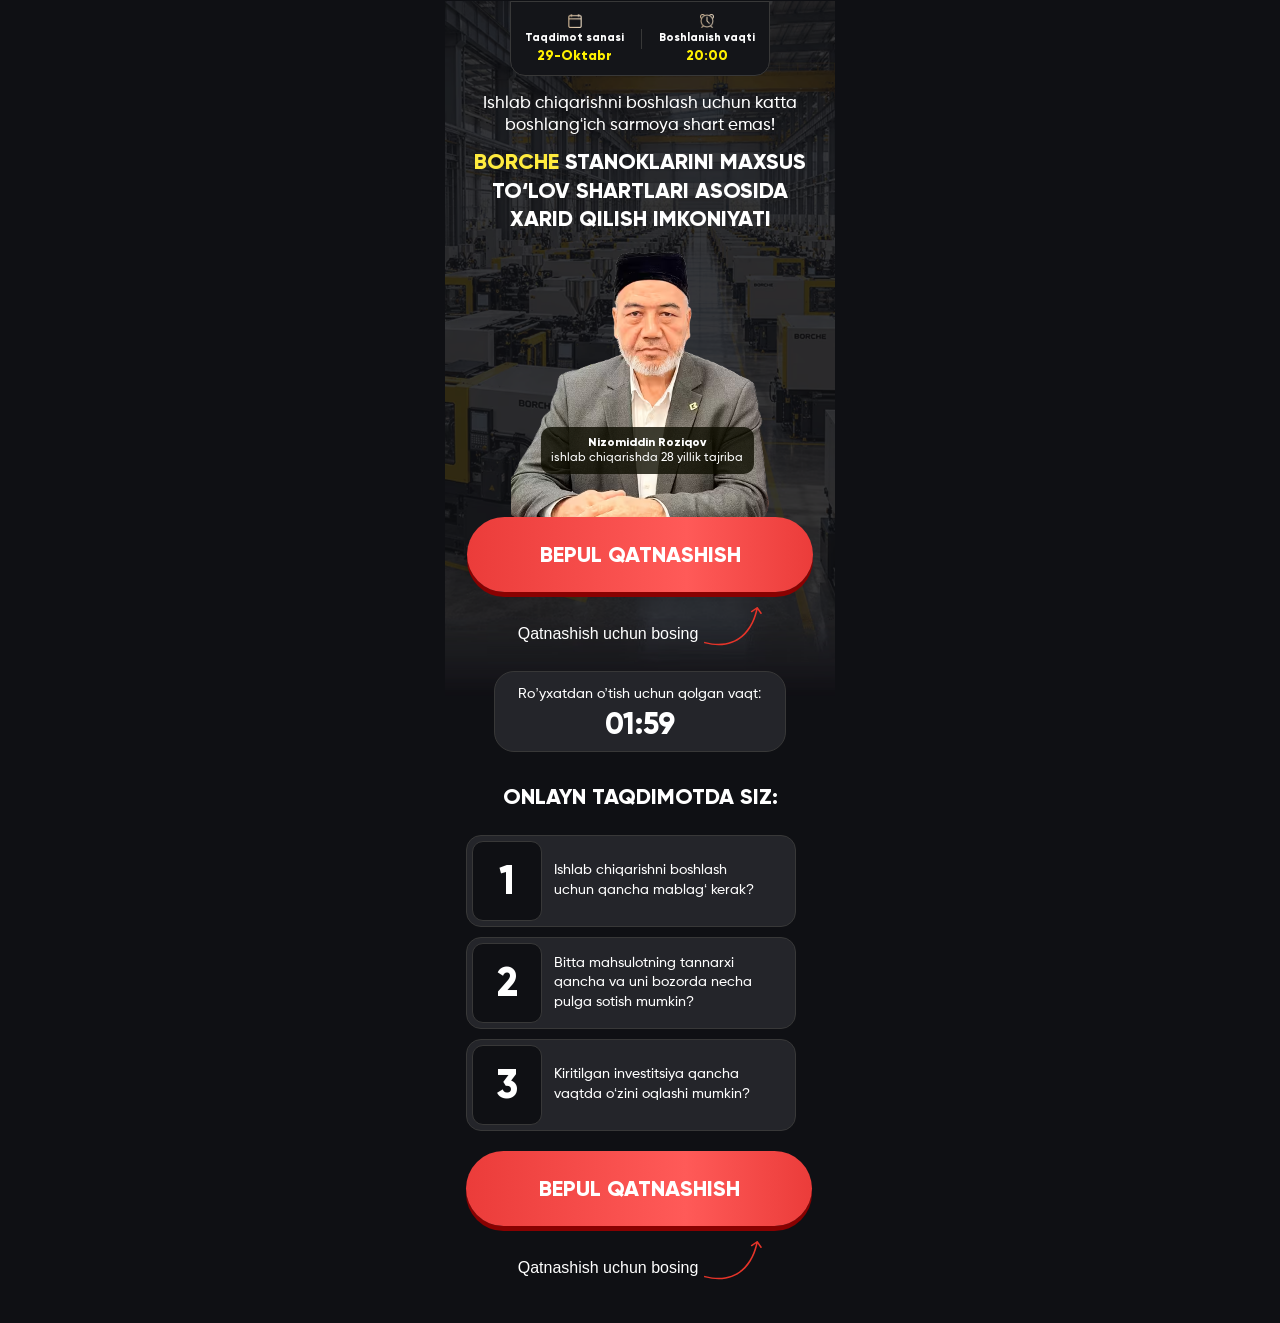
<file: index.html>
<!DOCTYPE html>
<html lang="uz">

<head>
    <meta charset="UTF-8">
    <meta name="viewport" content="width=device-width, initial-scale=1.0">
    <title>Borche Stanoklari</title>
    <!-- Meta Pixel Code -->
    
    <script>
        !function (f, b, e, v, n, t, s) {
            if (f.fbq) return; n = f.fbq = function () {
                n.callMethod ?
                    n.callMethod.apply(n, arguments) : n.queue.push(arguments)
            };
            if (!f._fbq) f._fbq = n; n.push = n; n.loaded = !0; n.version = '2.0';
            n.queue = []; t = b.createElement(e); t.async = !0;
            t.src = v; s = b.getElementsByTagName(e)[0];
            s.parentNode.insertBefore(t, s)
        }(window, document, 'script',
            'https://connect.facebook.net/en_US/fbevents.js');
        fbq('init', '3901499340163446');
        fbq('track', 'PageView');
    </script>
    <noscript><img height="1" width="1" style="display:none"
            src="https://www.facebook.com/tr?id=3901499340163446&ev=PageView&noscript=1" /></noscript>
    <!-- End Meta Pixel Code -->
    <style>
        * {
            margin: 0;
            padding: 0;
            box-sizing: border-box
        }

        html,
        body {
            overflow-x: hidden
        }

        body {
            background-color: #0F1014
        }

        .webinar {
            padding-top: 0.5px;
            padding-bottom: 43px
        }

        .webinar__container {
            max-width: 390px;
            margin: 0 auto;
            padding: 0 10px;
            display: flex;
            flex-direction: column;
            align-items: center;
            justify-content: center;
            position: relative
        }

        .webiner__date {
            background-color: #141519;
            border: 1px solid #383838;
            border-bottom-right-radius: 15px;
            max-width: 260px;
            width: 100%;
            display: flex;
            align-items: center;
            justify-content: center;
            padding: 12px 0 10px 0;
            margin-bottom: 17px;
            color: white;
            border-bottom-left-radius: 15px;
            gap: 17px
        }

        .webinar__date-item {
            display: flex;
            flex-direction: column;
            align-items: center;
            justify-content: center
        }

        .webinar__date-label {
            font-family: Gilroy, sans-serif;
            font-weight: 800;
            font-size: 11px;
            line-height: 104%;
            text-align: center;
            margin-bottom: 4px;
            padding-top: 4px
        }

        .webinar__date-value {
            font-family: Gilroy, sans-serif;
            font-weight: 800;
            font-size: 14px;
            line-height: 129%;
            text-align: center;
            color: #FFF100
        }

        .webinar__intro {
            font-family: Gilroy, sans-serif;
            font-weight: 500;
            font-size: 16.6px;
            line-height: 130%;
            text-align: center;
            margin-bottom: 12px;
            color: white
        }

        .webinar__title {
            font-family: Gilroy, sans-serif;
            font-weight: 800;
            font-size: clamp(18px, 6.1vw, 22px);
            line-height: 130%;
            text-align: center;
            text-transform: uppercase;
            color: white;
            margin-bottom: 15px
        }

        .webinar__title span {
            color: #FFEB3E
        }

        .webinar__subtitle {
            background-color: #141519;
            border-radius: 10px;
            max-width: 294px;
            width: 100%;
            border: 2px solid transparent;
            border-radius: 12px;
            padding: 11px 0;
            margin-bottom: 20px;
            background: linear-gradient(#141519, #141519) padding-box, linear-gradient(90deg, #DCC09E 0%, #F1DEC6 100%) border-box;
            color: white;
            font-family: Gilroy, sans-serif;
            font-weight: 500;
            font-size: 12px;
            line-height: 16px;
            text-align: center
        }

        .webinar__speaker {
            max-width: 258px;
            width: 100%;
            height: auto
        }

        .webinar__button {
            border-radius: 100px;
            background: linear-gradient(90deg, #EB3C3A 0%, #FF5A58 63.46%, #EB3C3A 100%);
            box-shadow: 0px 5px 0px 0px #890101;
            color: white;
            font-family: Gilroy, sans-serif;
            padding: 28px 0 27px 0;
            border: none;
            max-width: 346px;
            width: 100%;
            margin-bottom: 6px;
            margin-top: -30px;
            cursor: pointer;
            font-weight: 800;
            text-decoration: none;
            font-size: 22px;
            line-height: 20px;
            letter-spacing: 5%;
            text-align: center
        }

        .webinar__countdown {
            position: relative
        }

        .webinar__countdown svg {
            position: absolute;
            top: 0px;
            right: -25px
        }

        .webinar__countdown-content {
            background-color: #24252A;
            border: 1px solid #383838;
            border-radius: 20px;
            width: 100%;
            display: flex;
            flex-direction: column;
            align-items: center;
            justify-content: center;
            gap: 4px;
            padding: 15px 23px 12px 23px;
            margin-bottom: 37px;
            color: white;
            margin-top: 25px
        }

        .webinar__countdown-label {
            font-family: Gilroy, sans-serif;
            font-weight: 500;
            font-size: 14px;
            line-height: 100%;
            text-align: center;
            margin-bottom: 4px
        }

        .webinar__countdown-time {
            font-family: Gilroy, sans-serif;
            font-weight: 800;
            font-size: 30px;
            line-height: 100%
        }

        .webinar__topics {
            max-width: 348px;
            width: 100%
        }

        .webinar__topics-title {
            font-family: Gilroy, sans-serif;
            font-weight: 800;
            font-size: 22px;
            line-height: 16px;
            text-align: center;
            text-transform: uppercase;
            margin-bottom: 30px;
            color: white
        }

        .webinar__topic-list {
            display: flex;
            flex-direction: column;
            gap: 10px;
            margin-bottom: 50px
        }

        .webinar__topic {
            background-color: #24252A;
            border: 1px solid #383838;
            max-width: 330px;
            width: 100%;
            color: white;
            border-radius: 15px;
            list-style: none;
            display: flex;
            align-items: center;
            padding: 5px;
            gap: 12px
        }

        .weibner__info {
            background: linear-gradient(0deg, rgba(0, 0, 0, 0.6), rgba(0, 0, 0, 0.6)),
                linear-gradient(0deg, rgba(52, 50, 0, 0.5), rgba(52, 50, 0, 0.5));
            max-width: 213px;
            width: 100%;
            text-align: center;
            position: absolute;
            border-radius: 10px;
            color: white;
            padding: 7px 0;
            top: 426px;
            left: 54%;
            transform: translateX(-54%);
        }

        .weibner__info h2 {
            font-family: Gilroy, sans-serif;
            font-weight: 800;
            font-size: 12px;
            line-height: 140%;
            text-align: center;
        }

        .weibner__info p {
            font-family: Gilroy, sans-serif;
            font-weight: 500;
            font-size: 12px;
            line-height: 140%;
            text-align: center;
        }

        .webinar__topic-number {
            background-color: #0F1014;
            border: 1px solid #383838;
            border-radius: 11px;
            max-width: 70px;
            width: 100%;
            display: flex;
            align-items: center;
            justify-content: center;
            padding: 19px 0;
            font-family: Gilroy, sans-serif;
            font-weight: 800;
            font-size: 40px;
            line-height: 16px;
            text-align: center;
            text-transform: uppercase;
            height: 80px
        }

        .webinar__topic-text {
            font-family: Gilroy, sans-serif;
            font-weight: 500;
            font-size: 14px;
            line-height: 140%
        }

        .webinar__products {
            padding-top: 42px
        }

        .webinar__logo {
            margin: 0 auto 30px;
            display: flex
        }

        .webinar__product-image {
            max-width: 349px;
            width: 100%;
            height: auto
        }

        .webiner___images-box {
            display: flex;
            flex-direction: column;
            gap: 20px;
            margin-bottom: 20px
        }

        .webinar__products-description {
            border: 1px solid #383838;
            background-color: #24252A;
            border-radius: 15px;
            max-width: 348px;
            width: 100%;
            height: 93px;
            margin-bottom: 60px;
            color: white;
            display: flex;
            align-items: center;
            justify-content: center;
            font-family: Gilroy, sans-serif;
            font-weight: 500;
            font-size: 16px;
            line-height: 22px;
            text-align: center;
            padding: 14px 37px
        }

        .webinar__benefits {
            position: relative
        }

        .webinar__benefits svg {
            position: absolute;
            top: -34px;
            right: -7px
        }

        .webinar__benefit {
            display: flex;
            align-items: center;
            gap: 5px;
            padding: 10px;
            background: linear-gradient(92.38deg, #000000 0.55%, #202020 69.03%, #000000 100%);
            background-image: linear-gradient(92.38deg, #000000 0.55%, #202020 69.03%, #000000 100%), url("data:image/svg+xml,%3Csvg width='100%25' height='100%25' xmlns='http://www.w3.org/2000/svg'%3E%3Cdefs%3E%3ClinearGradient id='grad' x1='0%25' y1='0%25' x2='100%25' y2='0%25'%3E%3Cstop offset='0%25' stop-color='%23DCC09E'/%3E%3Cstop offset='100%25' stop-color='%23F1DEC6'/%3E%3C/linearGradient%3E%3C/defs%3E%3Crect width='100%25' height='100%25' fill='none' rx='24' ry='24' stroke='url(%23grad)' stroke-width='2' stroke-dasharray='8, 8'/%3E%3C/svg%3E");
            background-origin: border-box;
            background-clip: padding-box, border-box;
            border: 1px dashed transparent;
            border-radius: 24px;
            border-radius: 20px;
            color: white;
            position: relative
        }

        .webinar__benefit-text {
            font-family: Gilroy, sans-serif;
            font-weight: 500;
            font-size: clamp(11px, 3.5vw, 13px);
            line-height: 18px
        }

        .webinar__benefit-text b {
            font-weight: 800
        }

        @media (max-width:350px) {
            .webinar__countdown svg {
                right: -15px
            }

            .webinar__benefit {
                padding: 10px 0px
            }

            .webinar__benefit {
                gap: 0px
            }

            .webinar__products-description {
                padding: 16px 10px;
                font-size: 15px;
            }
        }

        @keyframes button-wiggle {

            0%,
            100% {
                transform: translateY(0)
            }

            50% {
                transform: translateY(-8px)
            }
        }

        .webinar__button {
            animation: button-wiggle 1.8s ease-in-out infinite
        }

        .webinar__button:hover {
            animation-play-state: paused
        }

        @media (prefers-reduced-motion:reduce) {
            .webinar__button {
                animation: none
            }
        }
    </style>
    <link rel="stylesheet" href="./css/main.css" media="print" onload="this.media='all'" />
    <noscript>
        <link rel="stylesheet" href="./css/main.css" />
    </noscript>
</head>

<body>
    <main class="webinar">
        <section class="webinar__container">
            <div class="webiner__date">
                <div class="webinar__date-item">
                    <svg width="14" height="14" viewBox="0 0 14 14" fill="none" xmlns="http://www.w3.org/2000/svg"
                        xmlns:xlink="http://www.w3.org/1999/xlink">
                        <rect width="14" height="14" fill="url(#pattern0_2078_18)" />
                        <defs>
                            <pattern id="pattern0_2078_18" patternContentUnits="objectBoundingBox" width="1" height="1">
                                <use xlink:href="#image0_2078_18" transform="scale(0.00390625)" />
                            </pattern>
                            <image id="image0_2078_18" width="256" height="256" preserveAspectRatio="none"
                                xlink:href="[data-uri]" />
                        </defs>
                    </svg>
                    <p class="webinar__date-label">Taqdimot sanasi</p>
                    <p class="webinar__date-value">29-Oktabr</p>
                </div>
                <div style="background-color: #383838; width: 1px; height: 20px;"></div>
                <div class="webinar__date-item">
                    <svg width="14" height="14" viewBox="0 0 14 14" fill="none" xmlns="http://www.w3.org/2000/svg"
                        xmlns:xlink="http://www.w3.org/1999/xlink">
                        <rect width="14" height="14" fill="url(#pattern0_2078_17)" />
                        <defs>
                            <pattern id="pattern0_2078_17" patternContentUnits="objectBoundingBox" width="1" height="1">
                                <use xlink:href="#image0_2078_17" transform="scale(0.00390625)" />
                            </pattern>
                            <image id="image0_2078_17" width="256" height="256" preserveAspectRatio="none"
                                xlink:href="[data-uri]" />
                        </defs>
                    </svg>
                    <p class="webinar__date-label">Boshlanish vaqti</p>
                    <p class="webinar__date-value">20:00</p>
                </div>
            </div>

            <p class="webinar__intro">Ishlab chiqarishni boshlash uchun katta <br> boshlang‘ich sarmoya shart emas!
            </p>

            <h1 class="webinar__title"><span class="webinar__brand">BORCHE</span> stanoklarini maxsus <br> to‘lov
                shartlari asosida <br> xarid qilish imkoniyati
            </h1>

            <img style="position: absolute; top: 0; z-index: -1;" src="./images/bg.avif" loading="lazy" decoding="async" width="390"
                height="695" alt="bg">



            <div class="weibner__info">
                <h2>Nizomiddin Roziqov</h2>
                <p>ishlab chiqarishda 28 yillik tajriba</p>
            </div>
            <img class="webinar__speaker" src="./images/speaker.avif" loading="lazy" decoding="async" width="258"
                height="298" alt="speaker">
            <a class="webinar__button registerBtn" style="margin-bottom: 30px;" href="https://t.me/+utzcUWfzJ21kM2Qy">
                BEPUL QATNASHISH
            </a>

            <div style="display: flex; align-items: center; gap: 6px; justify-content: center; color: white;">
                <p style="font-weight: 400; font-size: 16px; line-height: 100%; font-family: Inter, sans-serif; ">Qatnashish uchun bosing</p>
                <svg style="margin-top: -15px;" width="58" height="39" viewBox="0 0 58 39" fill="none" xmlns="http://www.w3.org/2000/svg">
                    <path
                        d="M0.938717 34.8966C0.537826 34.7924 0.128363 35.0329 0.0241554 35.4338C-0.0800517 35.8347 0.160457 36.2442 0.561348 36.3484L0.750033 35.6225L0.938717 34.8966ZM0.750033 35.6225L0.561348 36.3484C17.3085 40.7016 29.711 37.2829 38.4108 29.9757C47.0755 22.6981 51.9697 11.6462 53.9154 0.883501L53.1773 0.750081L52.4393 0.616662C50.5334 11.1594 45.7594 21.8446 37.446 28.8271C29.1678 35.7802 17.2823 39.145 0.938717 34.8966L0.750033 35.6225ZM53.7936 0.322551C53.5574 -0.0177732 53.0901 -0.10225 52.7498 0.133868L47.2039 3.98163C46.8636 4.21775 46.7791 4.68505 47.0152 5.02538C47.2513 5.3657 47.7186 5.45018 48.059 5.21406L52.9887 1.79382L56.4089 6.72353C56.645 7.06385 57.1123 7.14833 57.4526 6.91221C57.793 6.67609 57.8774 6.20879 57.6413 5.86847L53.7936 0.322551Z"
                        fill="#E63429" />
                </svg>
            </div>
            <div class="webinar__countdown">
                <div class="webinar__countdown-content">
                    <p class="webinar__countdown-label">Ro’yxatdan o’tish uchun qolgan vaqt:</p>
                    <p class="webinar__countdown-time timer" id="timer">02:00</p>
                </div>
            </div>


            <div class="webinar__topics">
                <h2 class="webinar__topics-title">onlayn taqdimotda siz:</h2>

                <ul class="webinar__topic-list">
                    <li class="webinar__topic">
                        <span class="webinar__topic-number">1</span>

                        <p class="webinar__topic-text">Ishlab chiqarishni boshlash <br> uchun qancha mablag‘ kerak?
                        </p>
                    </li>
                    <li class="webinar__topic">
                        <span class="webinar__topic-number">2</span>

                        <p class="webinar__topic-text">Bitta mahsulotning tannarxi <br> qancha va uni bozorda necha
                            <br> pulga sotish mumkin?
                        </p>
                    </li>
                    <li class="webinar__topic">
                        <span class="webinar__topic-number">3</span>

                        <p class="webinar__topic-text">Kiritilgan investitsiya qancha <br> vaqtda o‘zini oqlashi
                            mumkin?</p>
                    </li>
                </ul>


                <a style="max-width: 346px !important; width: 100%; " href="https://t.me/+utzcUWfzJ21kM2Qy">

                    <button class="webinar__button registerBtn" style="margin-bottom: 30px; ">
                        BEPUL QATNASHISH
                    </button>

                </a>
                   <div style="display: flex; align-items: center; gap: 6px; justify-content: center; color: white;">
                <p style="font-weight: 400; font-size: 16px; line-height: 100%; font-family: Inter, sans-serif; ">Qatnashish uchun bosing</p>
                <svg style="margin-top: -15px;" width="58" height="39" viewBox="0 0 58 39" fill="none" xmlns="http://www.w3.org/2000/svg">
                    <path
                        d="M0.938717 34.8966C0.537826 34.7924 0.128363 35.0329 0.0241554 35.4338C-0.0800517 35.8347 0.160457 36.2442 0.561348 36.3484L0.750033 35.6225L0.938717 34.8966ZM0.750033 35.6225L0.561348 36.3484C17.3085 40.7016 29.711 37.2829 38.4108 29.9757C47.0755 22.6981 51.9697 11.6462 53.9154 0.883501L53.1773 0.750081L52.4393 0.616662C50.5334 11.1594 45.7594 21.8446 37.446 28.8271C29.1678 35.7802 17.2823 39.145 0.938717 34.8966L0.750033 35.6225ZM53.7936 0.322551C53.5574 -0.0177732 53.0901 -0.10225 52.7498 0.133868L47.2039 3.98163C46.8636 4.21775 46.7791 4.68505 47.0152 5.02538C47.2513 5.3657 47.7186 5.45018 48.059 5.21406L52.9887 1.79382L56.4089 6.72353C56.645 7.06385 57.1123 7.14833 57.4526 6.91221C57.793 6.67609 57.8774 6.20879 57.6413 5.86847L53.7936 0.322551Z"
                        fill="#E63429" />
                </svg>
            </div>
            </div>

            <!-- <div class="webinar__products">
                <img class="webinar__logo" src="./images/logo.avif" loading="lazy" decoding="async" width="210"
                    height="31" alt="logo"> -->

                <!-- <div class="webiner___images-box">
                    <img class="webinar__product-image" src="./images/borche1.avif" loading="lazy" decoding="async"
                        width="349" height="219" alt="borche">
                    <img class="webinar__product-image" src="./images/borche2.avif" loading="lazy" decoding="async"
                        width="349" height="219" alt="borche">
                </div> -->

                <!-- <p class="webinar__products-description" style="margin-bottom: 10px;">Qiymati 15.000$+ bo'lgan bonus
                    <br> va sovg'alar yutib olish imkoniyati
                </p>
                <p class="webinar__products-description">Tadbirkorlar uchun tayyorlangan <br> barcha takliflar va
                    bonuslarni onlayn <br> taqdimotimizda
                    bilib oling!</p>
            </div> -->

            <!-- <a class="webinar__button registerBtn" style="margin-bottom: 30px;" href="https://t.me/+utzcUWfzJ21kM2Qy">
                BEPUL QATNASHISH
            </a>

            <div class="webinar__benefits">
                <svg width="10" height="30" viewBox="0 0 10 30" fill="none" xmlns="http://www.w3.org/2000/svg">
                    <path
                        d="M2.46952 1.66098L2.77979 1.2689V1.2689L2.46952 1.66098ZM1.88711 28.1967C2.11504 28.0408 2.17343 27.7296 2.01754 27.5017C1.86164 27.2738 1.55049 27.2154 1.32256 27.3713L1.60484 27.784L1.88711 28.1967ZM3.69296 25.3829C3.50001 25.5805 3.50375 25.897 3.7013 26.09C3.89885 26.2829 4.21541 26.2792 4.40836 26.0817L4.05066 25.7323L3.69296 25.3829ZM6.46157 23.508C6.61132 23.276 6.54464 22.9665 6.31263 22.8168C6.08063 22.667 5.77115 22.7337 5.62139 22.9657L6.04148 23.2368L6.46157 23.508ZM7.03254 20.2127C6.93147 20.4696 7.05787 20.7599 7.31485 20.861C7.57183 20.962 7.86209 20.8356 7.96316 20.5786L7.49785 20.3957L7.03254 20.2127ZM8.86254 17.4131C8.91181 17.1414 8.73148 16.8812 8.45977 16.8319C8.18806 16.7826 7.92785 16.963 7.87858 17.2347L8.37056 17.3239L8.86254 17.4131ZM8.13356 14.1487C8.13757 14.4249 8.36465 14.6454 8.64076 14.6414C8.91687 14.6374 9.13746 14.4104 9.13346 14.1342L8.63351 14.1415L8.13356 14.1487ZM8.76585 10.864C8.70833 10.5939 8.44276 10.4216 8.17267 10.4791C7.90258 10.5366 7.73026 10.8022 7.78778 11.0723L8.27681 10.9681L8.76585 10.864ZM6.84763 8.12497C6.95727 8.37841 7.25161 8.49498 7.50505 8.38534C7.7585 8.27569 7.87507 7.98135 7.76542 7.72791L7.30653 7.92644L6.84763 8.12497ZM6.16248 4.85216C6.00458 4.62562 5.69292 4.56998 5.46638 4.72788C5.23984 4.88578 5.1842 5.19744 5.3421 5.42398L5.75229 5.13807L6.16248 4.85216ZM3.3302 3.07354C3.52945 3.26473 3.84597 3.2582 4.03716 3.05895C4.22835 2.8597 4.22182 2.54319 4.02257 2.352L3.67639 2.71277L3.3302 3.07354ZM2.5775 1.10882C2.36096 0.93746 2.04651 0.974087 1.87515 1.19063C1.70379 1.40717 1.74041 1.72163 1.95695 1.89299L2.26723 1.5009L2.5775 1.10882ZM1.55238 1.57283C1.76892 1.74419 2.08338 1.70756 2.25474 1.49102C2.4261 1.27448 2.38947 0.960021 2.17293 0.788661L1.86265 1.18074L1.55238 1.57283ZM0.241699 28.6234L0.483412 29.0611C0.971274 28.7917 1.43923 28.503 1.88711 28.1967L1.60484 27.784L1.32256 27.3713C0.900987 27.6596 0.460103 27.9316 -1.39414e-05 28.1857L0.241699 28.6234ZM4.05066 25.7323L4.40836 26.0817C5.18779 25.2836 5.87266 24.4204 6.46157 23.508L6.04148 23.2368L5.62139 22.9657C5.06824 23.8227 4.42504 24.6334 3.69296 25.3829L4.05066 25.7323ZM7.49785 20.3957L7.96316 20.5786C8.36678 19.5524 8.66702 18.4913 8.86254 17.4131L8.37056 17.3239L7.87858 17.2347C7.69457 18.2495 7.41207 19.2476 7.03254 20.2127L7.49785 20.3957ZM8.63351 14.1415L9.13346 14.1342C9.11757 13.0385 8.99554 11.9426 8.76585 10.864L8.27681 10.9681L7.78778 11.0723C8.00377 12.0865 8.11861 13.1175 8.13356 14.1487L8.63351 14.1415ZM7.30653 7.92644L7.76542 7.72791C7.33425 6.73125 6.80036 5.76731 6.16248 4.85216L5.75229 5.13807L5.3421 5.42398C5.94122 6.28353 6.44264 7.18883 6.84763 8.12497L7.30653 7.92644ZM3.67639 2.71277L4.02257 2.352C3.63105 1.9763 3.21682 1.61474 2.77979 1.2689L2.46952 1.66098L2.15924 2.05307C2.57141 2.37924 2.96167 2.71991 3.3302 3.07354L3.67639 2.71277ZM2.46952 1.66098L2.77979 1.2689L2.5775 1.10882L2.26723 1.5009L1.95695 1.89299L2.15924 2.05307L2.46952 1.66098ZM1.86265 1.18074L2.17293 0.788661L1.97064 0.628579L1.66037 1.02066L1.35009 1.41275L1.55238 1.57283L1.86265 1.18074ZM1.60252 0.524021C1.32823 0.555969 1.13178 0.804224 1.16373 1.07851L1.68435 5.54829C1.7163 5.82258 1.96455 6.01904 2.23884 5.98709C2.51313 5.95514 2.70958 5.70689 2.67764 5.4326L2.21486 1.45946L6.188 0.99668C6.46228 0.964732 6.65874 0.716477 6.62679 0.442189C6.59484 0.167901 6.34659 -0.0285539 6.0723 0.00339444L1.60252 0.524021Z"
                        fill="url(#paint0_linear_2078_58)" />
                    <defs>
                        <linearGradient id="paint0_linear_2078_58" x1="2.19691" y1="0.806801" x2="11.4964" y2="24.1373"
                            gradientUnits="userSpaceOnUse">
                            <stop stop-color="#DCC09E" />
                            <stop offset="1" stop-color="#FCE6BB" />
                        </linearGradient>
                    </defs>
                </svg>

                <div class="webinar__benefit">
                    <img class="webinar__gift" src="./images/gift.avif" loading="lazy" decoding="async" width="58"
                        height="55" alt="gift">
                    <p class="webinar__benefit-text"><b>Maxsus takliflar</b> va <b>hali hech kim bermagan</b> <br>
                        to’lov shartlarini
                        birinchilardan
                        bo‘lib oling!</p>
                </div>
            </div> -->
        </section>
    </main>


    <script defer src="./js/phoneFormatter.js"></script>
    <script defer src="./js/app.js"></script>
</body>

</html>
</file>
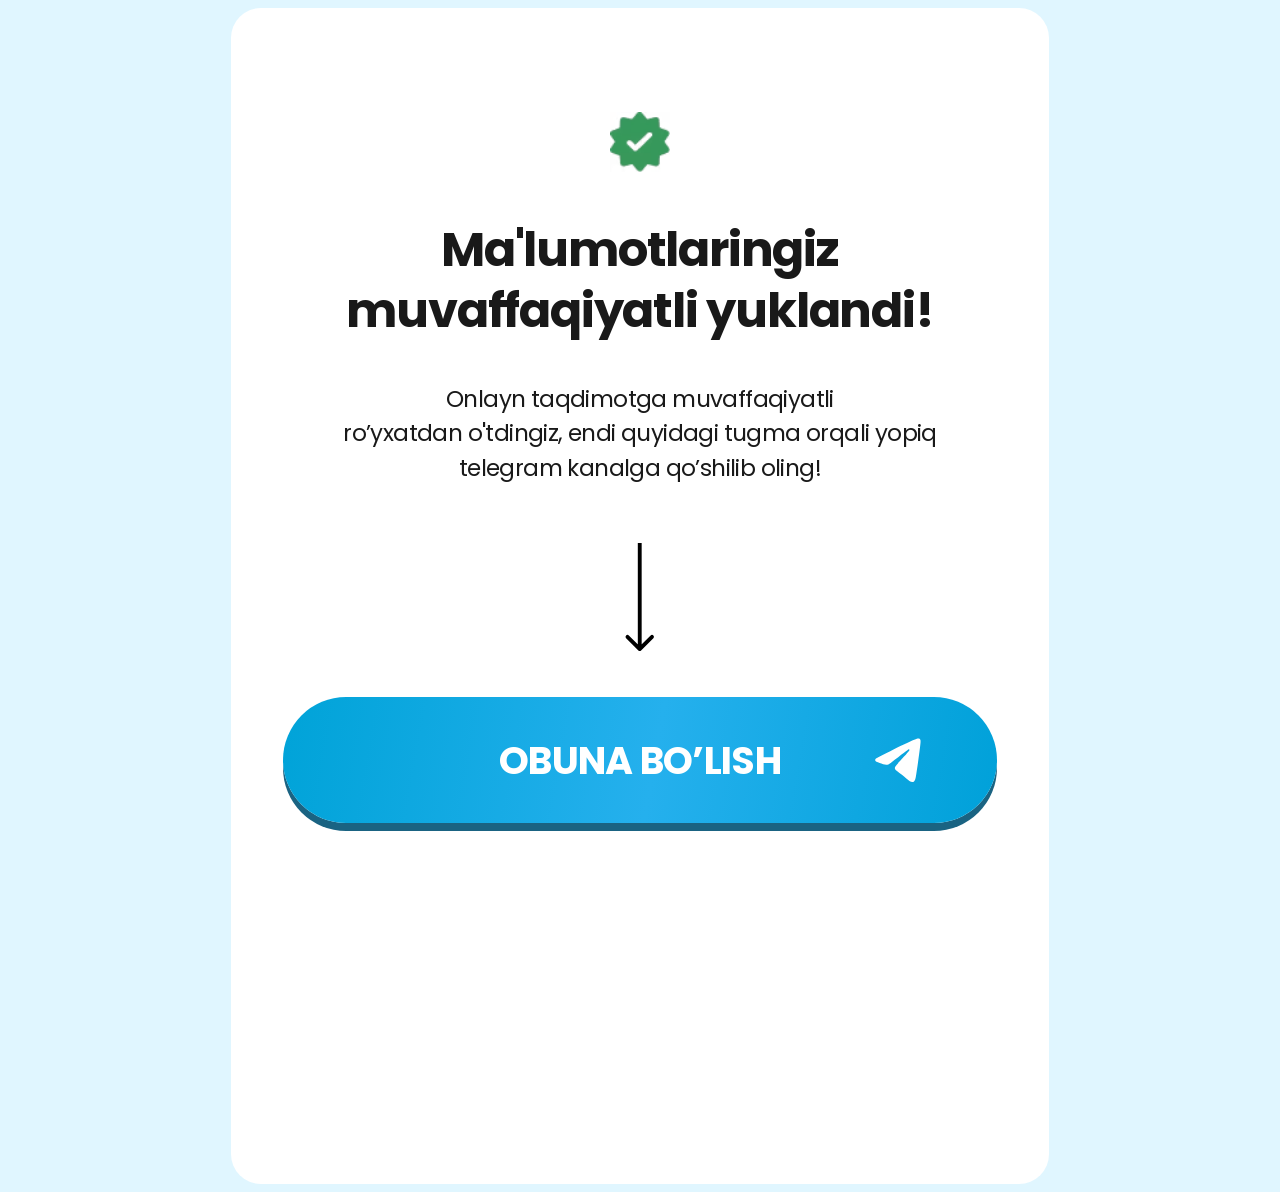
<file: thankYou.html>
<!DOCTYPE html>
<html lang="uz">
<head>
    <meta charset="UTF-8">
    <meta name="viewport" content="width=device-width, initial-scale=1.0">
    <meta name="theme-color" content="#ffffff">
    <title>Obuna Bo'lish</title>
    <!-- Meta Pixel Code -->
<script>
!function(f,b,e,v,n,t,s)
{if(f.fbq)return;n=f.fbq=function(){n.callMethod?
n.callMethod.apply(n,arguments):n.queue.push(arguments)};
if(!f._fbq)f._fbq=n;n.push=n;n.loaded=!0;n.version='2.0';
n.queue=[];t=b.createElement(e);t.async=!0;
t.src=v;s=b.getElementsByTagName(e)[0];
s.parentNode.insertBefore(t,s)}(window, document,'script',
'https://connect.facebook.net/en_US/fbevents.js');
fbq('init', '3901499340163446');
fbq('track', 'PageView');
</script>
<noscript><img height="1" width="1" style="display:none"
src="https://www.facebook.com/tr?id=3901499340163446&ev=PageView&noscript=1"
/></noscript>
<!-- End Meta Pixel Code -->
    <link rel="preconnect" href="https://fonts.googleapis.com">
    <link rel="preconnect" href="https://fonts.gstatic.com" crossorigin>
    <link href="https://fonts.googleapis.com/css2?family=Poppins:wght@400;700&display=swap" rel="stylesheet">
    <link rel="stylesheet" href="css/main.css">
</head>
<body class="thank-you-page">
    <main class="thank-you">
        <img class="thank-you__tick" src="images/tick.avif" alt="Muvaffaqiyatli" width="60" height="68">
        <h1 class="thank-you__title">Ma'lumotlaringiz<br> muvaffaqiyatli yuklandi!</h1>
        <p class="thank-you__description">Onlayn taqdimotga muvaffaqiyatli <br> ro’yxatdan o'tdingiz, endi quyidagi tugma orqali yopiq <br> telegram kanalga qo’shilib oling!</p>
        <svg class="thank-you__arrow" width="15" height="56" viewBox="0 0 15 56" fill="none" xmlns="http://www.w3.org/2000/svg" aria-hidden="true">
            <path d="M6.65691 55.7071C7.04743 56.0976 7.6806 56.0976 8.07112 55.7071L14.4351 49.3431C14.8256 48.9526 14.8256 48.3195 14.4351 47.9289C14.0446 47.5384 13.4114 47.5384 13.0209 47.9289L7.36402 53.5858L1.70716 47.9289C1.31664 47.5384 0.683472 47.5384 0.292948 47.9289C-0.0975764 48.3195 -0.0975764 48.9526 0.292948 49.3431L6.65691 55.7071ZM7.36401 0L6.36401 4.37114e-08L6.36402 55L7.36402 55L8.36402 55L8.36401 -4.37114e-08L7.36401 0Z" fill="black"/>
        </svg>
        <a class="thank-you__subscribe" href="https://t.me/+utzcUWfzJ21kM2Qy">
            <span class="thank-you__subscribe-label">OBUNA BO’LISH</span>
            <svg class="thank-you__telegram" width="26" height="26" viewBox="0 0 26 26" fill="none" xmlns="http://www.w3.org/2000/svg" aria-hidden="true">
                <path d="M2.84637 11.4885C9.45489 8.15552 13.8605 5.95815 16.0634 4.89638C22.3602 1.86482 23.6671 1.33831 24.5207 1.32047C24.7083 1.31698 25.1262 1.3707 25.3989 1.62595C25.6255 1.84125 25.6893 2.13238 25.7212 2.33679C25.7495 2.54101 25.7885 3.00642 25.7566 3.36973C25.4166 7.51952 23.9398 17.5897 23.1889 22.2377C22.8738 24.2044 22.2469 24.8637 21.6414 24.9281C20.3239 25.0683 19.3252 23.921 18.0502 22.9537C16.0563 21.4393 14.9301 20.497 12.9929 19.0196C10.7546 17.3121 12.2067 16.3735 13.4816 14.8399C13.8146 14.4384 19.6156 8.3306 19.7253 7.77662C19.7395 7.70732 19.7536 7.44899 19.6191 7.31285C19.488 7.17629 19.2933 7.22305 19.1517 7.25995C18.9498 7.31244 15.7659 9.75146 9.58947 14.5766C8.68639 15.2958 7.86829 15.6465 7.13164 15.628C6.32418 15.6079 4.7659 15.0982 3.60781 14.6627C2.19119 14.1284 1.06144 13.8459 1.16061 12.9384C1.21019 12.466 1.77329 11.9826 2.84637 11.4885Z" fill="white"/>
            </svg>
        </a>
    </main>

    <script defer src="./js/thankYou.js"></script>
</body>
</html>
</file>
<file: css/main.css>
@font-face { font-family: "Gilroy"; src: url("/fonts/Gilroy-ExtraBold.woff2") format("woff2"); font-weight: 800; font-display: swap; } @font-face { font-family: "Gilroy"; src: url("/fonts/Gilroy-Medium.subset.woff2") format("woff2"); font-weight: 500; font-display: swap; } @font-face { font-family: "Gilroy"; src: url("/fonts/Gilroy-Regular.subset.woff2") format("woff2"); font-weight: 400; font-display: swap; } html, body { overflow-x: hidden; } .homeModal, .homeModalOverlay { position: fixed; top: 0; height: 100vh; width: 100%; left: 0; } .homeModal { z-index: 30; justify-content: center; align-items: center; display: flex; } .homeModalOverlay { background-color: rgba(0, 0, 0, 0.3); backdrop-filter: blur(5px); } .homeFormContainer { position: relative; z-index: 30; background-color: #fff; color: #000; border-radius: 8px; padding: 20px 40px 40px; width: 100%; max-width: 520px; box-shadow: 0 4px 12px rgba(0, 0, 0, 0.1); margin: 0 20px; position: fixed; top: 50%; left: 50%; transform: translate(-50%, -50%); } .homeFormTop { display: flex; justify-content: space-between; } .homeFormTopTitle { font-family: Inter, sans-serif; font-size: clamp(21px, 6.6vw, 24px); margin: 0 0 20px; color: #000; font-weight: 600; text-align: center; margin-left: auto; margin-right: auto; } .closeButton { background: 0 0; border: none; cursor: pointer; padding: 4px; justify-content: center; align-items: center; display: flex; position: absolute; top: 20px; right: 20px; color: #000; } .homeFormErrorText { color: #e53e3e; margin-bottom: 12px; font-size: 14px; font-family: system-ui, -apple-system, BlinkMacSystemFont, "Segoe UI", sans-serif; padding-top: 5px; padding-bottom: 5px; } .HomeFormRowInput, .HomeFormRowLabel { font-family: system-ui, -apple-system, BlinkMacSystemFont, "Segoe UI", sans-serif; font-size: 18px; } .HomeFormRow { margin-bottom: 20px; } .HomeFormRowLabel { display: block; margin-bottom: 6px; color: #000; } .HomeFormRowInput { width: 100%; padding: 10px 16px; border: 1px solid #c9c9c9; min-height: 48px; background-color: #f3f7f8; border-radius: 6px; font-weight: 400; outline: 0; height: 50px; transition: border-color 0.2s; } .HomeFormRowInput:focus { border-color: #EB3C3A; } .HomeFormRowInput::placeholder { color: #aaa; } .HomeFormBtn { font-family: sans-serif; height: 60px; width: 100%; cursor: pointer; border-radius: 10px; transition: 0.3s; background: linear-gradient(90deg, #EB3C3A 0%, #FF5A58 63.46%, #EB3C3A 100%); font-weight: 700; font-size: 28px; color: white; text-transform: uppercase; border: none; position: relative; display: flex; align-items: center; justify-content: center; } .phone-input-container { display: flex; align-items: center; position: relative; border: 1px solid #c9c9c9; background-color: transparent; border-radius: 6px; } .phone-input-container:focus { border-color: #e71f1f; } .selected-code { display: flex; color: #000; margin-left: 10px; } .country-selector { position: relative; margin-right: 10px; } .selected-country { display: flex; align-items: center; padding: 10px; padding-right: 0; border-radius: 6px; cursor: pointer; min-height: 50px; font-family: sans-serif !important; font-size: 18px; font-weight: 400 !important; min-width: max-content; border: none; background-color: transparent; } .country-dropdown { position: absolute; top: 110%; left: 0; width: 100%; background-color: #fff; border: 1px solid #c9c9c9; border-radius: 6px; box-shadow: 0 4px 12px rgba(0, 0, 0, 0.1); z-index: 40; max-height: 200px; overflow-y: auto; font-family: sans-serif !important; font-weight: 400 !important; } .country-option { display: flex; justify-content: space-between; align-items: center; padding: 10px; cursor: pointer; font-family: sans-serif; font-weight: 400 !important; } .country-option:hover { background-color: #f3f7f8; } .country-option.selected { background-color: #e6f0fa; } @media screen and (max-width: 768px) { .homeFormContainer { max-width: 100%; padding: 80px 20px 20px; margin: 0; border-radius: 6px; height: 100vh; } .homeFormTopTitle { text-align: center; max-width: 408px; margin-left: auto; margin-right: auto; font-weight: 700; margin-bottom: 15px; } .homeFormTop { flex-direction: column; align-items: flex-start; } .closeButton { width: 100%; height: 50px; background-color: #000; color: #fff; padding-right: 20px; top: 0; left: 0; justify-content: end; } .homeFormErrorText { font-size: 12px; margin-bottom: 8px; } .HomeFormRowLabel { margin-bottom: 6px; } .HomeFormRowInput { padding: 0 12px; min-height: 40px; background-color: transparent; } .HomeFormRowInput::placeholder { color: #a3a3a3; } .HomeFormBtn { font-size: 18px; font-weight: 700; margin-top: 24px; } } @media screen and (max-width: 480px) { .homeFormContainer { max-width: 100%; padding: 80px 20px 20px; margin: 0; border-radius: 6px; height: 100vh; } .homeFormTopTitle { text-align: center; margin: 0 auto 15px; } .homeFormErrorText { font-size: 12px; margin-bottom: 8px; } .HomeFormRowLabel { margin-bottom: 6px; } .HomeFormRowInput { padding: 0 12px; min-height: 40px; background-color: transparent; border-radius: 10px; } .HomeFormRowInput::placeholder { color: #a3a3a3; } .HomeFormBtn { font-size: 16px; padding: 10px 0; margin-top: 24px; height: 50px; } } .thank-you-page { background-color: #E0F6FF; color: #191919; } .thank-you { width: 100%; max-width: 714px; min-height: 100svh; margin: 0 auto; border-radius: 30px; padding: 100px 52px 176px; background: #fff; text-align: center; font-family: 'Poppins', Arial, sans-serif; } .thank-you__tick { display: block; width: 60px; height: 68px; object-fit: contain; margin: 0 auto 44px; } .thank-you__title { margin: 0; font-size: 48px; font-weight: 700; line-height: 1.27; letter-spacing: -1.2px; } .thank-you__description { margin: 40px -10px 0; font-size: 23px; line-height: 1.5; letter-spacing: -.6px; } .thank-you__arrow { display: block; width: 30px; height: 108px; margin: 58px auto 46px; } .thank-you__subscribe { position: relative; display: flex; align-items: center; justify-content: center; width: 100%; min-height: 126px; border-radius: 100px; background: linear-gradient(100deg, #00a3d8, #25b0ed 52%, #00a1d9); box-shadow: 0 8px 0 #1a6382; color: #fff; text-decoration: none; font-size: 38px; font-weight: 700; line-height: 1.2; letter-spacing: -.7px; } .thank-you__subscribe[href] { cursor: pointer; } .thank-you__subscribe:focus-visible { outline: 3px solid #1a6382; outline-offset: 12px; } .thank-you__telegram { position: absolute; right: 76px; width: 48px; height: 48px; } @media (max-width: 713px) { .thank-you { padding: 10vw 0vw 24.6vw; } .thank-you__tick { width: 8.4vw; height: 9.5vw; margin-bottom: 6.2vw; } .thank-you__title { font-size: 6.72vw; letter-spacing: -.168vw; } .thank-you__description { margin-top: 5.6vw; font-size: 3.6vw; letter-spacing: -.084vw; } .thank-you__arrow { width: 4.2vw; height: 15.1vw; margin: 8.1vw auto 6.45vw; } .thank-you__subscribe { min-height: 17.65vw; font-size: 5.32vw; letter-spacing: -.098vw; box-shadow: 0 1.12vw 0 #1a6382; } .thank-you__telegram { right: 10.64vw; width: 6.72vw; height: 6.72vw; } }
</file>
